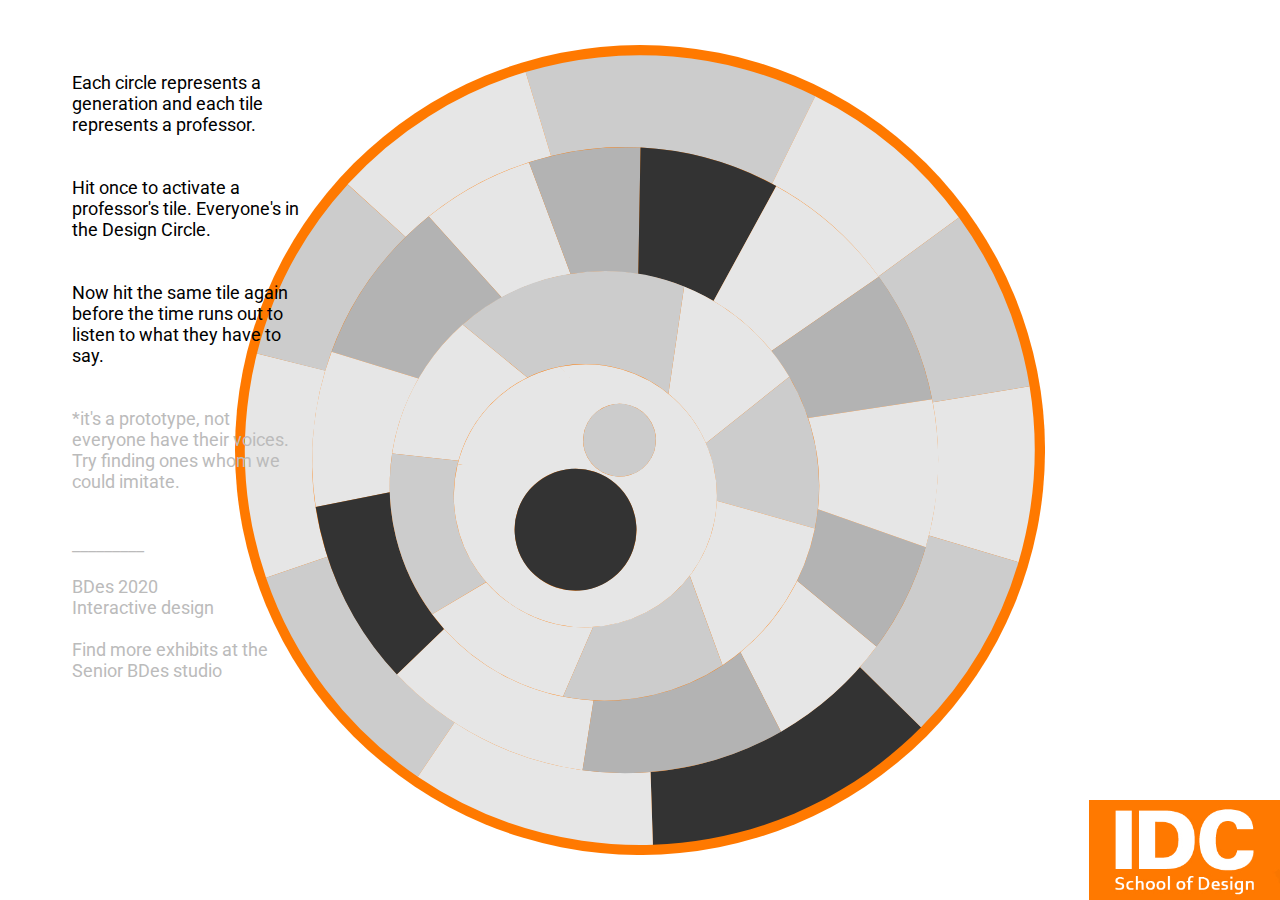
<file: index.html>
<!DOCTYPE html>
<html lang="en" dir="ltr">

<head>
  <meta charset="utf-8">
  <title>Hyperdart</title>
  <link rel="stylesheet" href="css/master.css">
  <link rel="stylesheet" href="css/colors.css">
  <script type="text/javascript" src="js/appear.js"></script>
  <script type="text/javascript" src="js/sound.js"></script>
  <link href="https://fonts.googleapis.com/css?family=Roboto" rel="stylesheet">
</head>

<body>
  <svg xmlns="http://www.w3.org/2000/svg" viewBox="0 0 921.47 921.47">
    <title>Design Circle</title>

    <circle id="orange-bg" class="orange" cx="460.74" cy="460.74" r="460.74" />

    <g id="first-layer" transform-origin=center>

      <animateTransform attributeName="transform" attributeType="XML" type="rotate" from="0 0 0" to="360 0 0" dur="30s" repeatCount="indefinite" />

      <path id="girish" class="white" onClick="clickHandler(this.id)" data-mode="unclicked" data-occupy-id="" d="M438.84,118.67l-3.67-57.58,3.67,57.58q3.41-.08,6.83-.08a355.35,355.35,0,0,1,119.51,20.57l34-105.7A450.87,450.87,0,0,0,269.19,54.37l42.59,90.27A354.57,354.57,0,0,1,438.84,118.67Z" />
      <path id="prasad" class="lightgray" onClick="clickHandler(this.id)" data-mode="unclicked" data-occupy-id="" d="M311.78,144.64,269.19,54.37a451.13,451.13,0,0,0-181.58,156l73.94,49.67A357.08,357.08,0,0,1,311.78,144.64Z" />
      <path id="kums" class="lightgray" onClick="clickHandler(this.id)" data-mode="unclicked" data-occupy-id="" d="M700.28,225.78l80.78-79.63A449.32,449.32,0,0,0,599.13,33.46l-34,105.7A356.09,356.09,0,0,1,700.28,225.78Z" />
      <path id="purba" class="lightgray" onClick="clickHandler(this.id)" data-mode="unclicked" data-occupy-id="" d="M801.67,474.59q0,17.46-1.65,34.48l105.31,15.05a453.41,453.41,0,0,0,4.42-63.24,448.89,448.89,0,0,0-21.18-136.67L782.25,358.35A355.49,355.49,0,0,1,801.67,474.59Z" />
      <path id="swati" class="white" onClick="clickHandler(this.id)" data-mode="unclicked" data-occupy-id="" d="M782.25,358.35l106.32-34.14A449,449,0,0,0,781.06,146.15l-80.78,79.63A355.94,355.94,0,0,1,782.25,358.35Z" />
      <path id="sandesh" class="lightgray" onClick="clickHandler(this.id)" data-mode="unclicked" data-occupy-id="" d="M89.67,474.59a358.8,358.8,0,0,1,3.62-50.88l-79.7-8Q11.37,438,11.35,460.88A447.26,447.26,0,0,0,61.11,666.56l65.6-33.69A354.43,354.43,0,0,1,89.67,474.59Z" />
      <path id="alka" class="black" onClick="clickHandler(this.id)" data-mode="unclicked" data-occupy-id="" d="M658.14,760.26l21,31.83-21-31.83a354.48,354.48,0,0,1-132,61.2l14.73,81.45c115.45-20.84,215.56-85.8,282.24-176.79l-78.75-57.76A357.8,357.8,0,0,1,658.14,760.26Z" />
      <path id="mazhar" class="white" onClick="clickHandler(this.id)" data-mode="unclicked" data-occupy-id="" d="M800,509.07a353.86,353.86,0,0,1-55.66,159.29l78.75,57.76a446.94,446.94,0,0,0,82.22-202Z" />
      <path id="vivek" class="white" onClick="clickHandler(this.id)" data-mode="unclicked" data-occupy-id="" d="M161.55,260.07,87.61,210.4a446.74,446.74,0,0,0-74,205.34l79.7,8A354.12,354.12,0,0,1,161.55,260.07Z" />
      <path id="sugandh" class="white" onClick="clickHandler(this.id)" data-mode="unclicked" data-occupy-id="" d="M126.71,632.87l-65.6,33.69a451.07,451.07,0,0,0,203.83,198.8l32.35-67.08A357.4,357.4,0,0,1,126.71,632.87Z" />
      <path id="jayesh" class="lightgray" onClick="clickHandler(this.id)" data-mode="unclicked" data-occupy-id="" d="M445.67,830.59a354.66,354.66,0,0,1-148.38-32.31l-32.35,67.08a447.37,447.37,0,0,0,195.61,44.72,452.23,452.23,0,0,0,80.32-7.17l-14.73-81.45A357.35,357.35,0,0,1,445.67,830.59Z" />

      <g id="second-layer" transform-origin=center>

        <animateTransform attributeName="transform" attributeType="XML" type="rotate" from="0 -14.875 13.718" to="-360 -14.875 13.718" dur="10s" repeatCount="indefinite" />

        <path id="chakku" class="lightgray" onClick="clickHandler(this.id)" data-mode="unclicked" data-occupy-id="" d="M414.63,251.65H415a246.45,246.45,0,0,1,32.46,2.2l-8.6-135.18a354.57,354.57,0,0,0-127.06,26l52.9,112.13A244.68,244.68,0,0,1,414.63,251.65Z" />
        <path id="anirudh" class="darkgray" onClick="clickHandler(this.id)" data-mode="unclicked" data-occupy-id="" d="M521.21,276.07l44-136.91a355.35,355.35,0,0,0-119.51-20.57q-3.42,0-6.83.08l8.6,135.18A242.52,242.52,0,0,1,521.21,276.07Z" />
        <path id="phani" class="darkgray" onClick="clickHandler(this.id)" data-mode="unclicked" data-occupy-id="" d="M364.68,256.77l-52.9-112.13A357.08,357.08,0,0,0,161.55,260.07l85.95,57.72A243.67,243.67,0,0,1,364.68,256.77Z" />
        <path id="shilpa" class="black" onClick="clickHandler(this.id)" data-mode="unclicked" data-occupy-id="" d="M587.61,323.45c2.25,2.25,4.44,4.56,6.59,6.9L700.28,225.78a356.09,356.09,0,0,0-135.1-86.62l-44,136.91A245.13,245.13,0,0,1,587.61,323.45Z" />
        <path id="balan" class="lightgray" onClick="clickHandler(this.id)" data-mode="unclicked" data-occupy-id="" d="M640.89,403.73l141.36-45.38a355.94,355.94,0,0,0-82-132.57L594.2,330.35A244.49,244.49,0,0,1,640.89,403.73Z" />
        <path id="mohanty" class="lightgray" onClick="clickHandler(this.id)" data-mode="unclicked" data-occupy-id="" d="M241.91,323.19c1.83-1.83,3.71-3.62,5.59-5.4l-85.95-57.72A354.12,354.12,0,0,0,93.29,423.71l85.48,8.54A244,244,0,0,1,241.91,323.19Z" />
        <path id="mandar" class="lightgray" onClick="clickHandler(this.id)" data-mode="unclicked" data-occupy-id="" d="M587.35,668.63a244.61,244.61,0,0,1-79.27,53l18.06,99.82a354.48,354.48,0,0,0,132-61.2l-64.73-97.93C591.42,664.46,589.41,666.57,587.35,668.63Z" />
        <path id="sumant" class="black" onClick="clickHandler(this.id)" data-mode="unclicked" data-occupy-id="" d="M170.37,496.08v-.17a244.37,244.37,0,0,1,8.4-63.66l-85.48-8.54a358.8,358.8,0,0,0-3.62,50.88,354.43,354.43,0,0,0,37,158.28l66.35-34.07A243.27,243.27,0,0,1,170.37,496.08Z" />
        <path id="venkat" class="darkgray" onClick="clickHandler(this.id)" data-mode="unclicked" data-occupy-id="" d="M593.41,662.33l64.73,97.93a357.8,357.8,0,0,0,86.22-91.9l-104.87-76.9A244.48,244.48,0,0,1,593.41,662.33Z" />
        <path id="nina" class="darkgray" onClick="clickHandler(this.id)" data-mode="unclicked" data-occupy-id="" d="M782.25,358.35,640.89,403.73a243.45,243.45,0,0,1,17.9,85.17L800,509.07q1.63-17,1.65-34.48A355.49,355.49,0,0,0,782.25,358.35Z" />
        <path id="sree" class="lightgray" onClick="clickHandler(this.id)" data-mode="unclicked" data-occupy-id="" d="M658.9,495.91c0,.06,0,.11,0,.17a243.33,243.33,0,0,1-19.4,95.38l104.87,76.9A353.86,353.86,0,0,0,800,509.07L658.79,488.9C658.85,491.23,658.9,493.56,658.9,495.91Z" />
        <path id="nishant" class="lightgray" onClick="clickHandler(this.id)" data-mode="unclicked" data-occupy-id="" d="M242.18,668.88a244.51,244.51,0,0,1-49.12-70.08l-66.35,34.07A357.4,357.4,0,0,0,297.29,798.28L332.2,725.9A244.49,244.49,0,0,1,242.18,668.88Z" />
        <path id="hazra" class="darkgray" onClick="clickHandler(this.id)" data-mode="unclicked" data-occupy-id="" d="M415,740.17h-.35A243.86,243.86,0,0,1,332.2,725.9l-34.91,72.38a357.66,357.66,0,0,0,228.85,23.18l-18.06-99.82A243.58,243.58,0,0,1,415,740.17Z" />

        <g id="third-layer" transform-origin=center>

          <animateTransform attributeName="transform" attributeType="XML" type="rotate" from="0 -45.915 35.032" to="360 -45.915 35.032" dur="5s" repeatCount="indefinite" />

          <path id="bapat" class="lightgray" onClick="clickHandler(this.id)" data-mode="unclicked" data-occupy-id="" d="M253.06,517.21a148.86,148.86,0,0,1,20.42-75.48l-94.71-9.48a244.37,244.37,0,0,0-8.4,63.66v.17A243.27,243.27,0,0,0,193.06,598.8l67.51-34.67A149.48,149.48,0,0,1,253.06,517.21Z" />
          <path id="ravi" class="white" onClick="clickHandler(this.id)" data-mode="unclicked" data-occupy-id="" d="M260.57,564.13,193.06,598.8A245,245,0,0,0,332.2,725.9l31-64.34A149.93,149.93,0,0,1,260.57,564.13Z" />
          <path id="munshi" class="lightgray" onClick="clickHandler(this.id)" data-mode="unclicked" data-occupy-id="" d="M484.09,391.67l37.12-115.6a242.52,242.52,0,0,0-73.77-22.22l1.73,27.24-1.73-27.24a246.45,246.45,0,0,0-32.46-2.2h-.35a244.68,244.68,0,0,0-49.95,5.12l52.63,111.54A148.71,148.71,0,0,1,484.09,391.67Z" />
          <path id="kirti" class="white" onClick="clickHandler(this.id)" data-mode="unclicked" data-occupy-id="" d="M402.67,367.59c4.94,0,9.82.25,14.64.72L364.68,256.77a243.67,243.67,0,0,0-117.18,61l37.67,25.3-37.67-25.3c-1.88,1.78-3.76,3.57-5.59,5.4a244,244,0,0,0-63.14,109.06l94.71,9.48A149.53,149.53,0,0,1,402.67,367.59Z" />
          <path id="ray" class="white" onClick="clickHandler(this.id)" data-mode="unclicked" data-occupy-id="" d="M574.17,350.09l20-19.74c-2.15-2.34-4.34-4.65-6.59-6.9a245.13,245.13,0,0,0-66.4-47.38l-37.12,115.6a150.41,150.41,0,0,1,46.28,47.55l110.52-35.49a244.49,244.49,0,0,0-46.69-73.38Z" />
          <path id="sadhu" class="lightgray" onClick="clickHandler(this.id)" data-mode="unclicked" data-occupy-id="" d="M402.67,666.83a149.61,149.61,0,0,1-39.44-5.27l-31,64.34a243.86,243.86,0,0,0,82.43,14.27H415a243.58,243.58,0,0,0,93.1-18.53l-15.37-84.93A149,149,0,0,1,402.67,666.83Z" />
          <path id="ramu" class="lightgray" onClick="clickHandler(this.id)" data-mode="unclicked" data-occupy-id="" d="M552.29,517.21c0,3.38-.12,6.73-.34,10l87.54,64.2a243.33,243.33,0,0,0,19.4-95.38c0-.06,0-.11,0-.17,0-2.35,0-4.68-.11-7l-19.62-2.81,19.62,2.81a243.45,243.45,0,0,0-17.9-85.17L530.37,439.22A148.9,148.9,0,0,1,552.29,517.21Z" />
          <path id="bhandari" class="white" onClick="clickHandler(this.id)" data-mode="unclicked" data-occupy-id="" d="M492.71,636.71l15.37,84.93a244.61,244.61,0,0,0,79.27-53c2.06-2.06,4.07-4.17,6.06-6.3l-29.24-44.24,29.24,44.24a244.48,244.48,0,0,0,46.08-70.87L552,527.26A149.44,149.44,0,0,1,492.71,636.71Z" />

          <g id="fourth-layer" transform-origin=center>

            <animateTransform attributeName="transform" attributeType="XML" type="rotate" from="0 -57.875 56.337" to="-360 -57.875 56.337" dur="5s" repeatCount="indefinite" />

            <path id="nadkarni" class="lightgray" onClick="clickHandler(this.id)" data-mode="unclicked" data-occupy-id="" d="M426.17,387.09l-8.86-18.78c-4.82-.47-9.7-.72-14.64-.72a149.53,149.53,0,0,0-129.19,74.14l23.69,2.36-23.69-2.36a149.94,149.94,0,0,0-12.91,122.4l17.6-9-17.6,9a149.93,149.93,0,0,0,102.66,97.43l7.94-16.47-7.94,16.47a149.81,149.81,0,0,0,129.48-24.85l-5.54-30.62,5.54,30.62A149.44,149.44,0,0,0,552,527.26l-39.78-29.17L552,527.26c.22-3.32.34-6.67.34-10a148.9,148.9,0,0,0-21.92-78l-15.2,4.87,15.2-4.87a150.41,150.41,0,0,0-46.28-47.55l-5.92,18.42,5.92-18.42a148.71,148.71,0,0,0-66.78-23.36ZM380.84,620.24a69.33,69.33,0,1,1,69.32-69.33A69.33,69.33,0,0,1,380.84,620.24Zm77.35-193.8a41.4,41.4,0,1,1-41.39,41.39A41.4,41.4,0,0,1,458.19,426.44Z" />
            <circle id="athvankar" onClick="clickHandler(this.id)" data-mode="unclicked" data-occupy-id="" class="black" cx="380.84" cy="550.91" r="69.32" transform="translate(-83.33 68.12) rotate(-9.22)" />
            <circle id="rao" onClick="clickHandler(this.id)" data-mode="unclicked" data-occupy-id="" class="white" cx="458.19" cy="467.83" r="41.39" transform="translate(-26.88 907.73) rotate(-87.8)" />
          </g>
        </g>
      </g>
    </g>
  </svg>


  <div id="holder" data-color="0">
    <template id="component">
      <div class="divr">
        <img class="imager" src="" alt="">
        <svg class="loader-circle-container">
          <circle class="loader-circle" r="42.5" cx="50" cy="50"></circle>
        </svg>
      </div>
    </template>
  </div>

  <div class="logo"></div>
  <div class="instructions">
    Each circle represents a generation and each tile represents a professor.<br /><br /><br />
    Hit once to activate a professor's tile. Everyone's in the Design Circle.<br /><br /><br />
    Now hit the same tile again before the time runs out to listen to what they have to say.<br /><br /><br />
    <div style="color: #bbb">
      *it's a prototype, not everyone have their voices. Try finding ones whom we could imitate.<br /><br /><br />
    _________<br /><br />
    BDes 2020<br/>
    Interactive design<br/><br/>

    Find more exhibits at the <br/>Senior BDes studio    
    </div>
  </div>

</body>

</html>
</file>
<file: css/master.css>
html, body {
  margin: 0;
  padding: 0;
  overflow: hidden;
}

body {
  display: grid;
  grid-template-columns: 1fr 90vmin 1fr;
  grid-template-rows: 1fr 90vmin 1fr;
  height: 100vh;
  width: 100vw;
}

svg {
  grid-column: 2/3;
  grid-row: 2/3;
}

#holder {
  grid-column: 3/4;
  grid-row: 1/4;
}

@media screen and (max-width: 1080px) {
  #holder {
    grid-column: 1/4;
    grid-row: 3/4;
  }
}

.divr {
  float: left;
  display: inline-block;
  width: 100px;
  height: 100px;
  border-radius: 50%;
  background-image: '';
  background-size: cover;
  background-repeat: no-repeat;
  background-position: center center;
}

.imager {
  margin: auto;
  float: left;
  padding: 11.75px;
  border-radius: 50%;
  width: 75px;
  height: 75px;
  position: absolute;
  opacity: 0.99;
  z-index: 1;
}

.logo {
  width: 191px;
  height: 100px;
  background: blue;
  background-image: url('../assets/image/idc-logo.png');
  background-size: contain;
  background-repeat: no-repeat;
  background-position: center center;
  position: absolute;
  z-index: 999;
  bottom: 0;
  right: 0;
}

.instructions {
  font-family: 'Roboto', sans-serif;
  font-size: 1.125em;
  width: 235px;
  height: 100px;
  background-size: contain;
  background-repeat: no-repeat;
  background-position: center center;
  position: absolute;
  z-index: 999;
  top: 2em;
  left: 2em;
  padding: 2em;
}

/* Circles */
/* ======= */
.loader-circle-container {
  z-index: 2;
  background-image: url(assets/);
  position: absolute;
  display: inline-block;
  float: left;
  width: 100px;
  height: 100px;
  transform: rotateY(-180deg) rotateZ(-90deg);
}

.loader-circle {
  stroke-dasharray: 267px;
  stroke-dashoffset: 0px;
  stroke-linecap: round;
  stroke-width: 5px;
  stroke: red;
  fill: none;
  animation: countdown 10s linear infinite forwards;
}

@keyframes countdown {
  from {
    stroke-dashoffset: 0px;
  }

  to {
    stroke-dashoffset: 267px;
  }
}
</file>
<file: css/colors.css>
.orange {
  fill: #ff7900;
}

.white {
  fill: #ccc;
}

.lightgray {
  fill: #e6e6e6;
}

.black {
  fill: #333;
}

.darkgray {
  fill: #b3b3b3;
}
</file>
